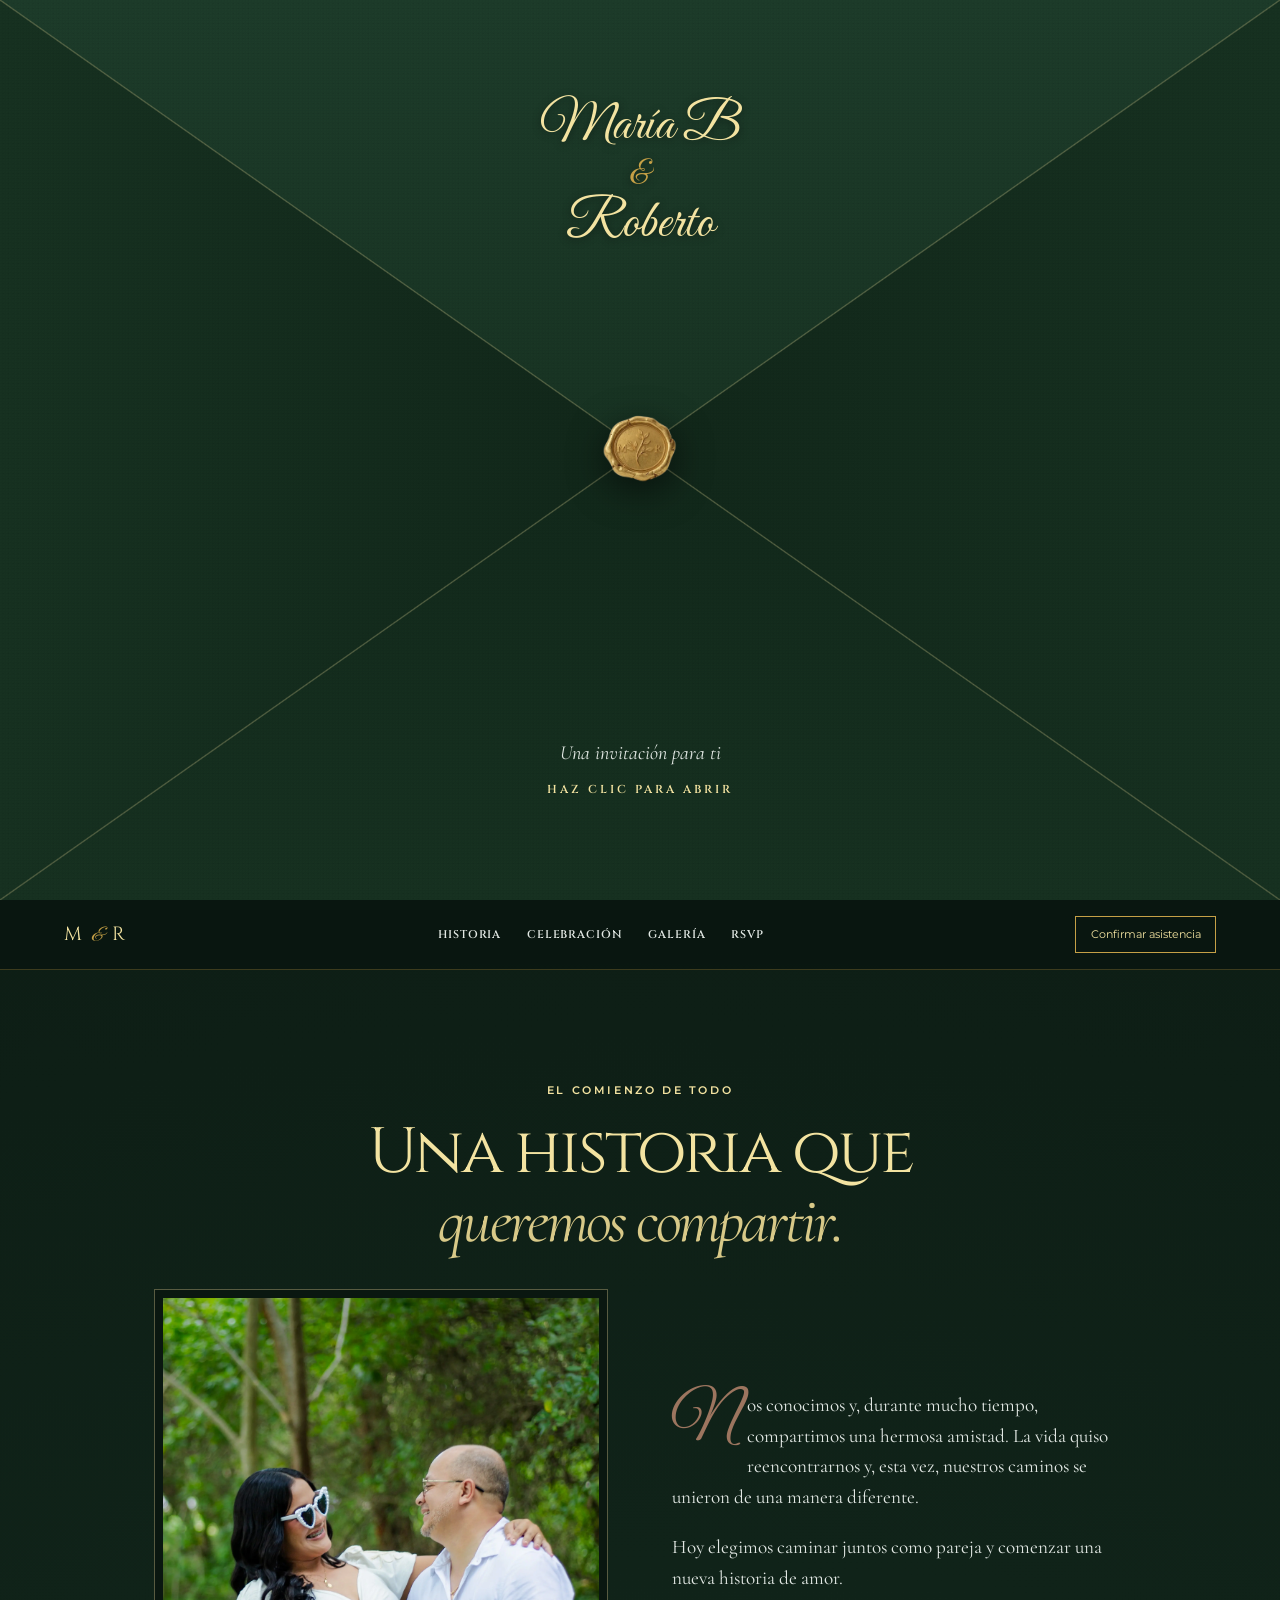
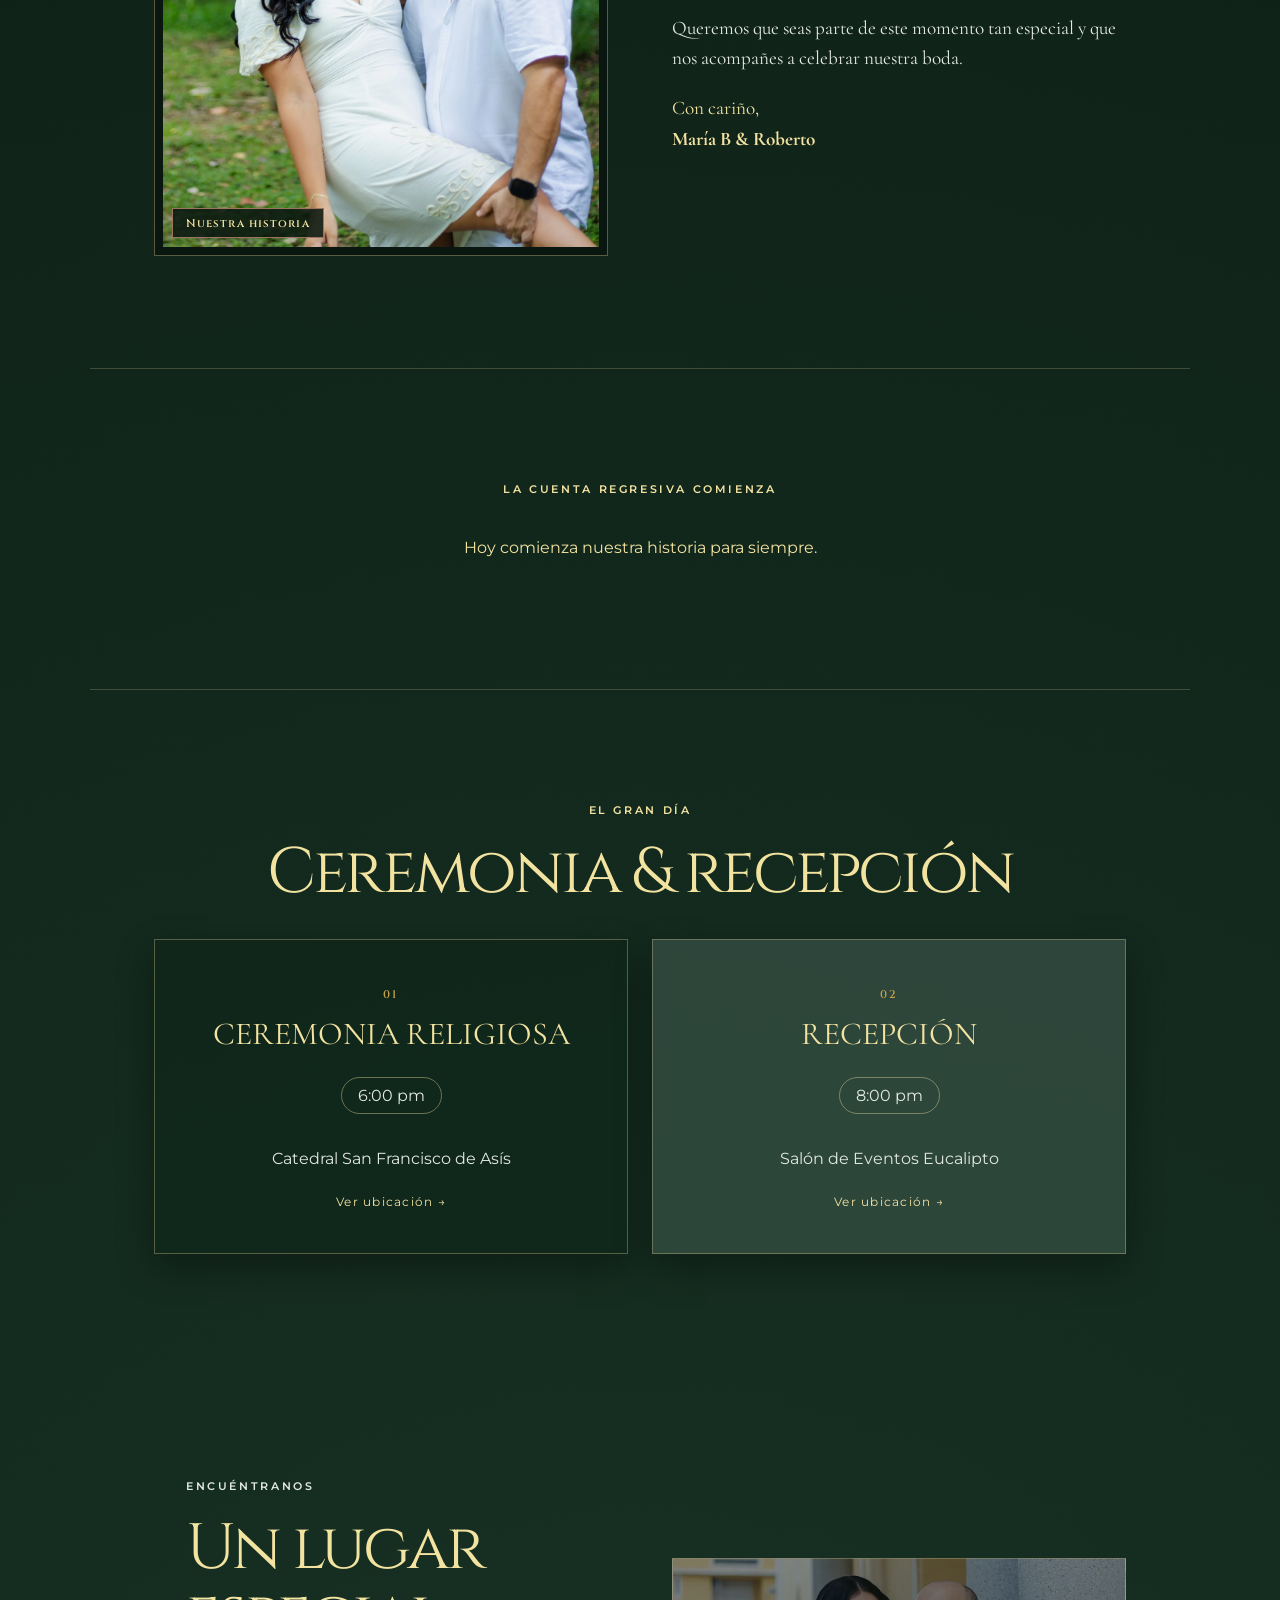
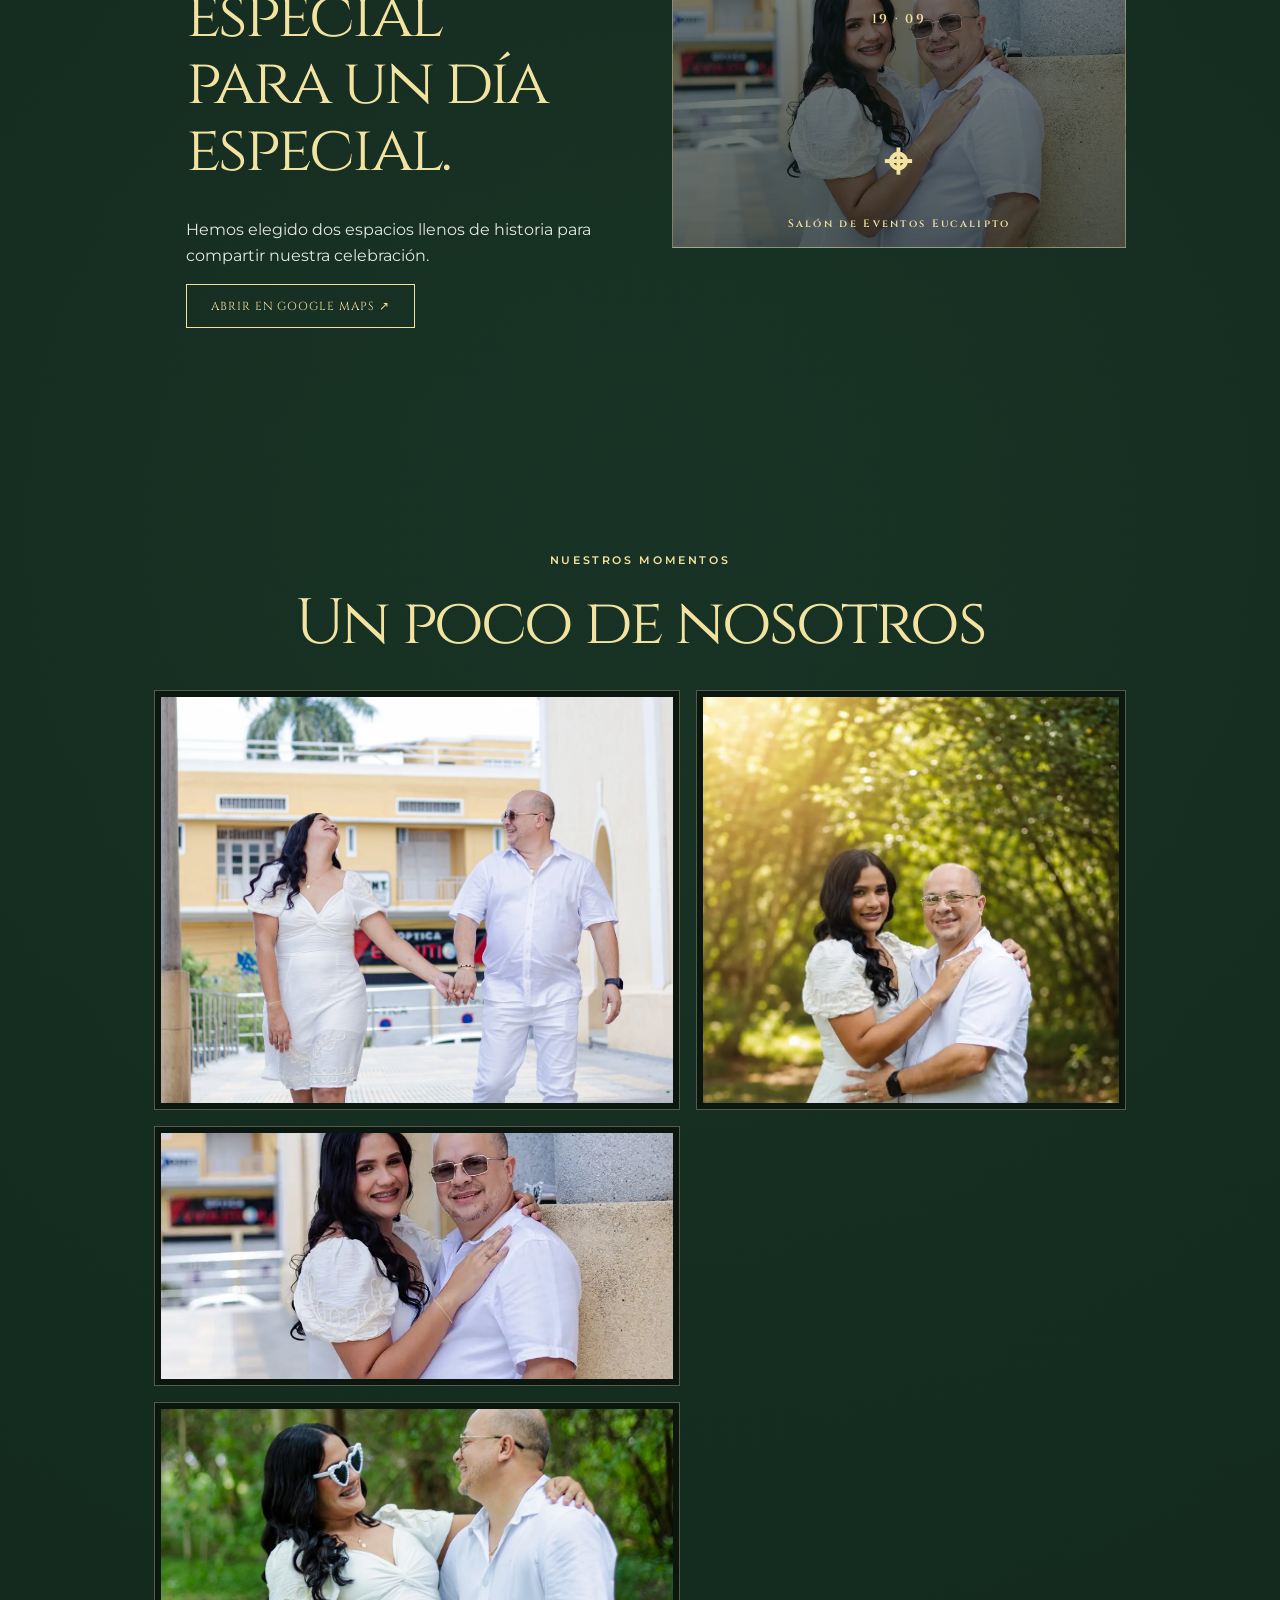
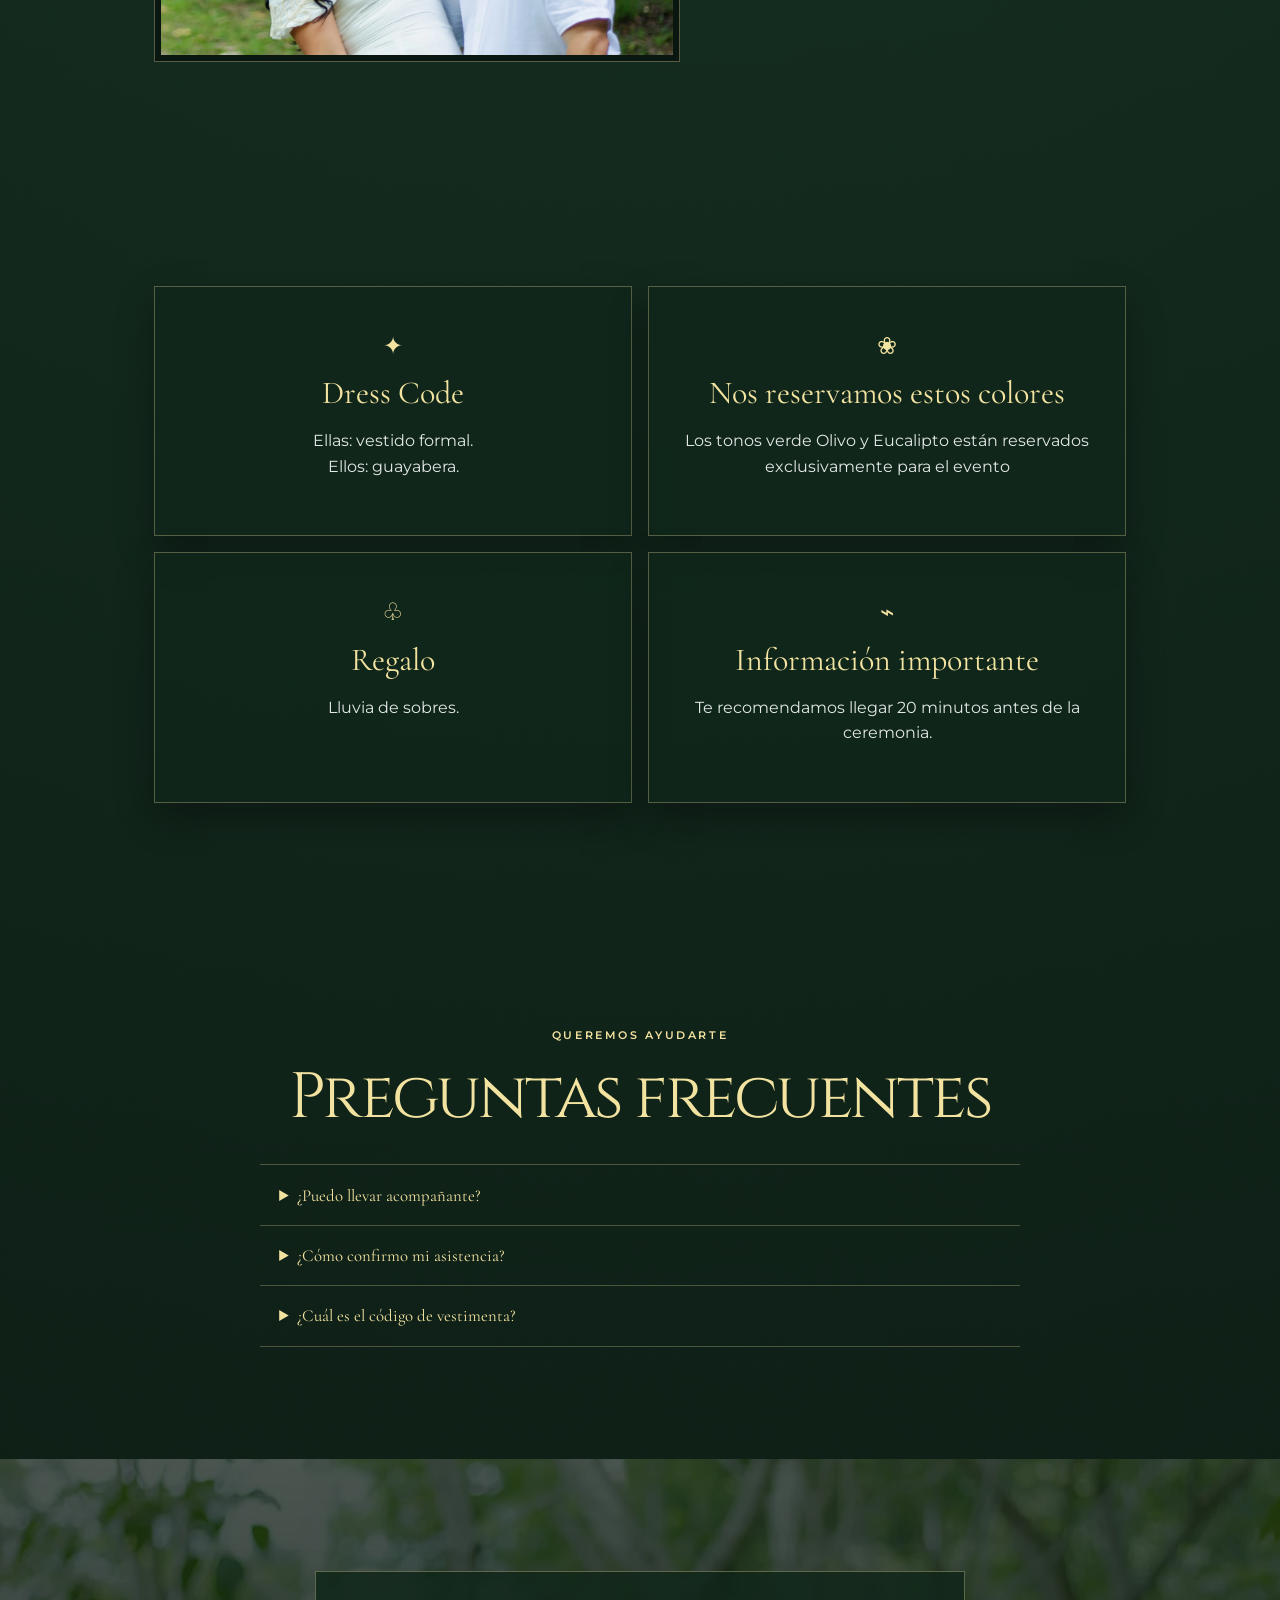
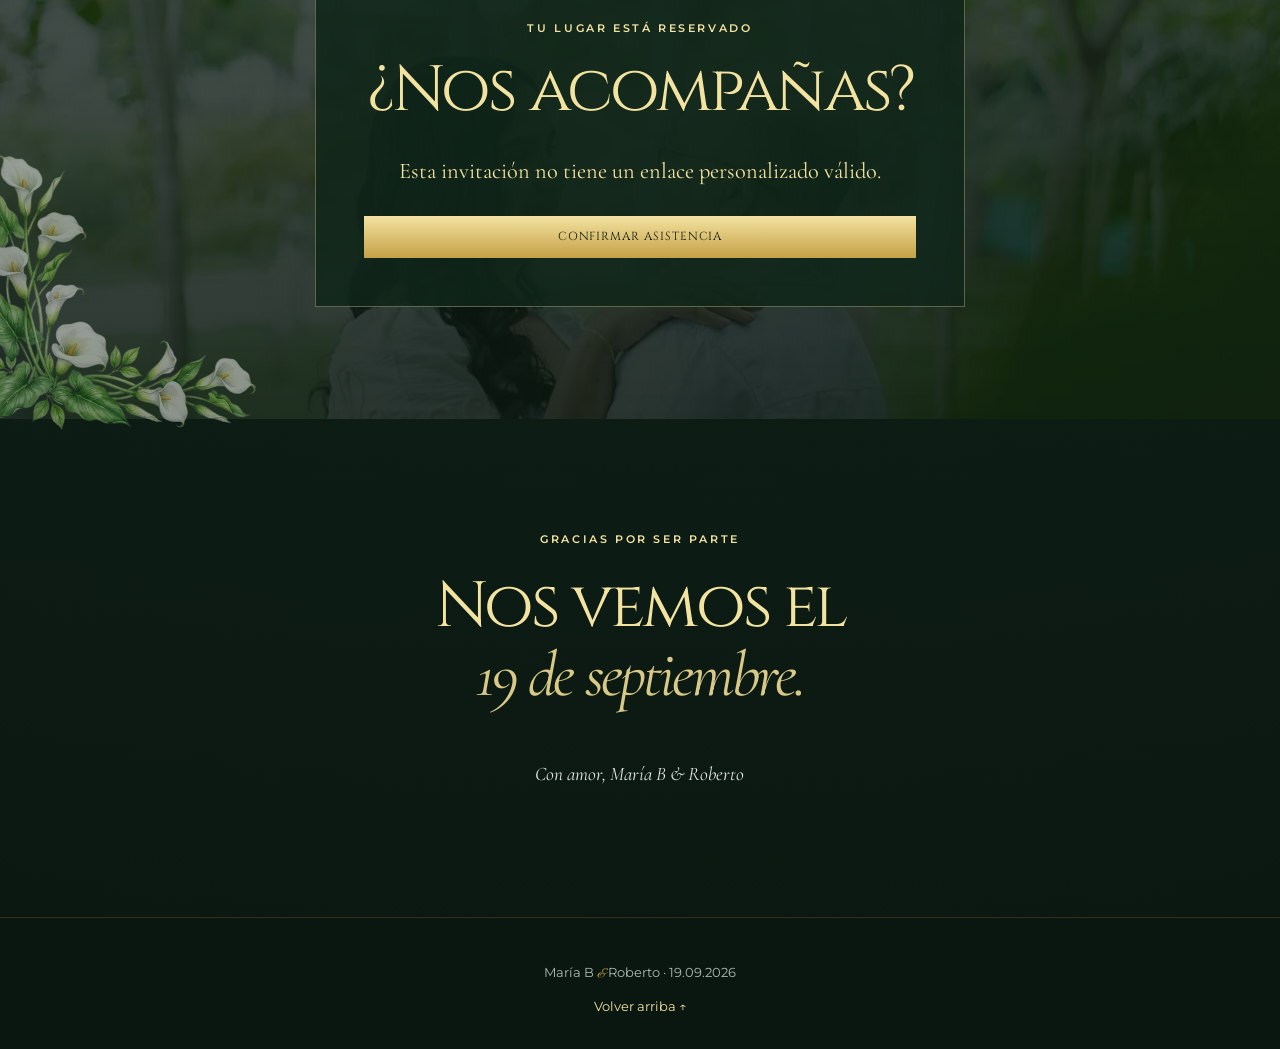
<file: index.html>
<!doctype html>
<html lang="es">
<head>
  <meta charset="UTF-8"><meta name="viewport" content="width=device-width, initial-scale=1.0">
  <meta name="description" content="Invitación de boda de María B y Roberto"><link rel="icon" href="img/icono.png"><title>María B & Roberto · Nuestra boda</title>
  <meta property="og:type" content="website">
  <meta property="og:title" content="María B & Roberto · Nuestra boda">
  <meta property="og:description" content="Invitación de boda de María B y Roberto">
  <meta property="og:image" content="https://mariabyroberto.online/img/vista-previa.webp">
  <meta property="og:url" content="https://mariabyroberto.online/index.html">
  <meta name="twitter:card" content="summary_large_image">
  <meta name="twitter:title" content="María B & Roberto · Nuestra boda">
  <meta name="twitter:description" content="Invitación de boda de María B y Roberto">
  <meta name="twitter:image" content="https://mariabyroberto.online/img/vista-previa.webp">
  <link rel="preconnect" href="https://fonts.googleapis.com"><link rel="preconnect" href="https://fonts.gstatic.com" crossorigin>
  <link href="https://fonts.googleapis.com/css2?family=Cinzel:wght@400;600;700&family=Cormorant+Garamond:ital,wght@0,400;0,600;1,400&family=Great+Vibes&family=Montserrat:wght@300;400;600&family=Alex+Brush&display=swap" rel="stylesheet">
  <link rel="preload" as="image" href="img/foto-02.webp" type="image/webp" fetchpriority="high">
  <link rel="stylesheet" href="css/styles.css">
</head>
<body>
  <div id="sobre-overlay" role="button" tabindex="0" aria-label="Abrir invitación">
    <div class="env-tri env-top"></div><div class="env-tri env-bottom"></div><div class="env-tri env-left"></div><div class="env-tri env-right"></div><div class="env-seams"></div>
    <div class="env-nombres"><span>María B</span><b>&</b><span>Roberto</span></div>
    <div class="env-sello"><img src="img/sello-cera-mr.webp" alt="Sello de María B y Roberto"></div>
    <div class="env-pista"><span>Una invitación para ti</span><strong>Haz clic para abrir</strong></div>
  </div>
  <audio id="wedding-music" loop preload="none" src="music/musica.mp3"></audio>
  <button class="music-toggle" id="music-toggle" aria-label="Reproducir música"><span>♫</span><span id="music-label">Música</span></button>
  <div class="sparkles-bg" aria-hidden="true"></div>
  <div class="content-layer" id="content-layer">
    <header class="hero" id="inicio"><img class="botanical botanical-tl" src="img/botanica-superior-izq.webp" alt=""><img class="botanical botanical-tr" src="img/botanica-superior-der.webp" alt=""><img class="botanical botanical-br" src="img/botanica-inferior-der.webp" alt=""><h1>María B <span>&</span> Roberto</h1><p class="hero-date">19 · 09 · 2026</p><p class="hero-place">¡NOS CASAMOS!</p><a class="button button-dark" href="#historia">Descubrir nuestra historia</a></div><a class="scroll-cue" href="#historia" aria-label="Desplazar hacia abajo">↓</a></header>
    <nav class="nav" aria-label="Navegación principal"><a href="#inicio" class="nav-brand">M <i>&</i> R</a><div class="nav-links"><a href="#historia">Historia</a><a href="#celebracion">Celebración</a><a href="#galeria">Galería</a><a href="#rsvp">RSVP</a></div><a class="nav-cta" href="#rsvp">Confirmar asistencia</a></nav>
    <main>
      <section class="intro section reveal" id="historia"><p class="eyebrow">El comienzo de todo</p><h2>Una historia que<br><em>queremos compartir.</em></h2><div class="story-grid"><div class="story-photo"><img src="img/foto-02.webp" alt="María B y Roberto juntos"><span>Nuestra historia</span></div><div class="story-copy"><p class="dropcap">Nos conocimos y, durante mucho tiempo, compartimos una hermosa amistad. La vida quiso reencontrarnos y, esta vez, nuestros caminos se unieron de una manera diferente.</p><p>Hoy elegimos caminar juntos como pareja y comenzar una nueva historia de amor.</p><p>Queremos que seas parte de este momento tan especial y que nos acompañes a celebrar nuestra boda.</p><p class="signature">Con cariño,<br><strong>María B & Roberto</strong></p></div></div></section>
      <section class="countdown-section section reveal"><p class="eyebrow">La cuenta regresiva comienza</p><div class="countdown" id="countdown"><div><strong data-unit="days">0</strong><span>Días</span></div><i>:</i><div><strong data-unit="hours">00</strong><span>Horas</span></div><i>:</i><div><strong data-unit="minutes">00</strong><span>Minutos</span></div><i>:</i><div><strong data-unit="seconds">00</strong><span>Segundos</span></div></div></section>
      <section class="events section" id="celebracion"><div class="section-heading reveal"><p class="eyebrow">El gran día</p><h2>Ceremonia & recepción</h2></div><div class="event-grid"><article class="event-card reveal"><span class="event-number">01</span><h3>CEREMONIA RELIGIOSA</h3><p class="event-time">6:00 pm</p><p>Catedral San Francisco de Asís</p><a href="#ubicacion">Ver ubicación →</a></article><article class="event-card event-card-accent reveal"><span class="event-number">02</span><h3>RECEPCIÓN</h3><p class="event-time">8:00 pm</p><p>Salón de Eventos Eucalipto</p><a href="#ubicacion">Ver ubicación →</a></article></div></section>
      <section class="location section reveal" id="ubicacion"><div><p class="eyebrow">Encuéntranos</p><h2>Un lugar especial<br>para un día especial.</h2><p>Hemos elegido dos espacios llenos de historia para compartir nuestra celebración.</p><a class="button button-outline" href="https://maps.google.com/?q=Catedral+de+San+Francisco+de+Asis" target="_blank" rel="noreferrer">Abrir en Google Maps ↗</a></div><div class="map-card"><span>19 · 09</span><div class="map-pin">⌖</div><small>Salón de Eventos Eucalipto</small></div></section>
      <section class="gallery section" id="galeria"><div class="section-heading reveal"><p class="eyebrow">Nuestros momentos</p><h2>Un poco de nosotros</h2></div><div class="gallery-grid"><img class="wide reveal" loading="lazy" decoding="async" src="img/foto-6.webp" alt="Momento de la pareja"><img class="tall reveal" loading="lazy" decoding="async" src="img/foto-03.webp" alt="Retrato de la pareja"><img class="soft reveal" loading="lazy" decoding="async" src="img/foto-04.webp" alt="Recuerdo de María B y Roberto"><img class="wide reveal" loading="lazy" decoding="async" src="img/foto-02.webp" alt="La novia con sus damas"></div></section>
      <section class="details section reveal">
        <div class="detail">
          <span class="detail-icon">✦</span>
          <h3>Dress Code</h3>
          <p>Ellas: vestido formal.<br>Ellos: guayabera.</p>
        </div>
        <div class="detail">
          <span class="detail-icon">❀</span>
          <h3>Nos reservamos estos colores</h3>
          <p>Los tonos verde Olivo y Eucalipto están reservados exclusivamente para el evento</p>
        </div>
        <div class="detail">
          <span class="detail-icon">♧</span>
          <h3>Regalo</h3>
          <p>Lluvia de sobres.</p>
        </div>
        <div class="detail">
          <span class="detail-icon">⌁</span>
          <h3>Información importante</h3>
          <p>Te recomendamos llegar 20 minutos antes de la ceremonia.</p>
        </div>
      </section>
      <section class="faq section reveal"><div class="section-heading"><p class="eyebrow">Queremos ayudarte</p><h2>Preguntas frecuentes</h2></div><div class="faq-list"><details><summary>¿Puedo llevar acompañante?</summary><p>Tu invitación indicará el número de lugares reservados. Si tienes dudas, escríbenos.</p></details><details><summary>¿Cómo confirmo mi asistencia?</summary><p>Usa el botón "Confirmar asistencia" más abajo e indica cuántos de tus cupos asignados usarás.</p></details><details><summary>¿Cuál es el código de vestimenta?</summary><p>Vestido formal para ellas y guayabera para ellos.</p></details></div></section>
      <section class="rsvp section reveal" id="rsvp"><img class="botanical botanical-bl" src="img/botanica-inferior-izq.webp" alt=""><div class="rsvp-inner">
        <p class="eyebrow">Tu lugar está reservado</p><h2>¿Nos acompañas?</h2>
        <div id="rsvp-info" class="rsvp-info">
          <p id="rsvp-guest-name">Cargando invitación…</p>
          <p id="rsvp-cupos"></p>
          <p id="rsvp-estado" hidden></p>
        </div>
        <button id="btn-abrir-rsvp" class="button button-dark" hidden>Confirmar asistencia</button>
      </div></section>
      <section class="thanks section reveal"><p class="eyebrow">Gracias por ser parte</p><h2>Nos vemos el<br><em>19 de septiembre.</em></h2><p>Con amor, María B & Roberto</p></section>
    </main><footer><p>María B <i>&</i> Roberto · 19.09.2026</p><a href="#inicio">Volver arriba ↑</a></footer>
  </div>

  <div class="modal-overlay" id="rsvp-modal" hidden>
    <div class="modal-box">
      <button class="modal-close" id="modal-close" aria-label="Cerrar">×</button>
      <p class="eyebrow">Confirmación</p>
      <h3>¿Nos acompañas?</h3>
      <form id="rsvp-form">
        <label>¿Asistirás?
          <select name="asistencia" id="rsvp-asistencia" required>
            <option value="">Selecciona una opción</option>
            <option value="Si">Sí, con mucho gusto ahí estaré</option>
            <option value="No">Lo siento, no podré asistir</option>
          </select>
        </label>
        <div id="cupos-wrap">
          <label>¿Cuántos de tus <span id="cupos-max">0</span> cupos asignados usarás?
            <input type="number" name="cuposUsados" id="rsvp-cupos-input" min="1" value="1">
          </label>
        </div>
        <label>Mensaje (opcional)
          <textarea name="mensaje" rows="3" placeholder="Déjanos un mensaje"></textarea>
        </label>
        <button class="button button-dark" type="submit">Enviar confirmación</button>
        <p class="form-status" id="form-status" role="status"></p>
      </form>
    </div>
  </div>

  <script src="js/config.js" defer></script>
  <script src="js/main.js" defer></script>
</body></html>
</file>
<file: css/styles.css>
@import url('https://fonts.googleapis.com/css2?family=Cinzel:wght@400;600;700&family=Cormorant+Garamond:ital,wght@0,400;0,600;1,400&family=Great+Vibes&family=Montserrat:wght@300;400;600&family=Alex+Brush&display=swap');

:root {
    --deep: #0a1710;
    --emerald: #132a1e;
    --glass: #10261bcc;
    --gold: #c5a046;
    --gold-light: #f3e3a1;
    --soft: #e2e8e4;
    --paper: #f6f3ed;
    --sage: #a7b5a5;
    --terracotta: #9c755f;
    --serif: 'Cormorant Garamond', Georgia, serif;
    --display: 'Cinzel', serif;
    --script: 'Great Vibes', cursive;
    --sans: 'Montserrat', Arial, sans-serif
}

* {
    box-sizing: border-box
}

html {
    scroll-behavior: smooth
}

body {
    margin: 0;
    background: radial-gradient(circle at center, #183325 0%, var(--deep) 100%);
    color: #fff;
    font-family: var(--sans);
    line-height: 1.6;
    overflow-x: hidden
}

a {
    color: inherit;
    text-decoration: none
}

img {
    display: block;
    max-width: 100%
}

.sparkles-bg {
    position: fixed;
    inset: 0;
    background-image: radial-gradient(circle, rgba(243, 227, 161, .12) 1px, transparent 1px), radial-gradient(circle, rgba(243, 227, 161, .06) 1.5px, transparent 1px);
    background-size: 80px 80px, 120px 120px;
    background-position: 0 0, 40px 40px;
    pointer-events: none;
    z-index: 1
}

.content-layer {
    position: relative;
    z-index: 2;
    opacity: 0;
    transform: scale(1.03);
    filter: blur(6px);
    transition: opacity 1.4s ease, transform 1.6s cubic-bezier(.22, 1, .36, 1), filter 1.4s ease
}

.content-layer.revelado {
    opacity: 1;
    transform: scale(1);
    filter: blur(0)
}

#sobre-overlay {
    position: fixed;
    inset: 0;
    z-index: 99999;
    cursor: pointer;
    overflow: hidden;
    background: radial-gradient(ellipse at 50% 45%, rgba(20, 45, 30, 0) 45%, rgba(0, 0, 0, .35) 100%), #163020;
    transition: opacity .9s ease, visibility .9s ease
}

#sobre-overlay::after {
    content: '';
    position: absolute;
    inset: 0;
    z-index: 6;
    opacity: .35;
    pointer-events: none;
    background-image: radial-gradient(circle at 25% 35%, rgba(243, 227, 161, .1) .5px, transparent 1px), radial-gradient(circle at 65% 70%, rgba(0, 0, 0, .25) .5px, transparent 1px);
    background-size: 3px 3px, 5px 5px;
    mix-blend-mode: overlay
}

.env-tri {
    position: absolute;
    inset: 0;
    display: block;
    transition: transform 1.2s cubic-bezier(.34, .02, .2, 1), opacity 1.1s ease;
    will-change: transform, opacity
}

.env-top {
    clip-path: polygon(0 0, 100% 0, 50% 50%);
    background: linear-gradient(180deg, #1c3a29 0%, #163020 62%, #102619 100%);
    filter: drop-shadow(0 5px 8px #0006);
    z-index: 4
}

.env-bottom {
    clip-path: polygon(0 100%, 100% 100%, 50% 50%);
    background: linear-gradient(0deg, #163020 0%, #102619 55%, #0b1c12 100%);
    z-index: 3
}

.env-left {
    clip-path: polygon(0 0, 50% 50%, 0 100%);
    background: linear-gradient(90deg, #163020, #0b1c12);
    z-index: 2
}

.env-right {
    clip-path: polygon(100% 0, 50% 50%, 100% 100%);
    background: linear-gradient(270deg, #163020, #0b1c12);
    z-index: 2
}

.env-seams {
    position: absolute;
    inset: 0;
    z-index: 5;
    background: linear-gradient(to bottom right, transparent calc(50% - 1.2px), #f3e3a14a 50%, transparent calc(50% + 1.2px)), linear-gradient(to bottom left, transparent calc(50% - 1.2px), #f3e3a14a 50%, transparent calc(50% + 1.2px));
    transition: opacity .6s
}

.env-nombres {
    position: absolute;
    top: 11%;
    left: 0;
    right: 0;
    z-index: 5;
    text-align: center;
    font: 1.1rem/1 var(--script);
    color: var(--gold-light);
    text-shadow: 0 2px 8px #0006
}

.env-nombres span {
    display: block;
    font-size: clamp(2.4rem, 6.5vw, 3.4rem)
}

.env-nombres b {
    display: block;
    font: 2rem var(--script);
    color: var(--gold);
    margin: 2px 0
}

.env-sello {
    position: absolute;
    top: 50%;
    left: 50%;
    width: 138px;
    height: 138px;
    transform: translate(-50%, -50%);
    z-index: 7;
    filter: drop-shadow(0 10px 18px #0008);
    transition: transform .6s, opacity .5s
}

.env-sello img {
    width: 100%;
    height: 100%;
    object-fit: contain
}

.env-pista {
    position: absolute;
    bottom: 11%;
    left: 0;
    right: 0;
    text-align: center;
    z-index: 5;
    color: var(--soft)
}

.env-pista span {
    display: block;
    font: italic 1.25rem var(--serif);
    margin-bottom: 10px
}

.env-pista strong {
    font: 600 .72rem var(--display);
    letter-spacing: 3px;
    text-transform: uppercase;
    color: var(--gold-light)
}

#sobre-overlay.abierto {
    opacity: 0;
    visibility: hidden;
    pointer-events: none
}

.abierto .env-top {
    transform: translateY(-105%);
    opacity: 0
}

.abierto .env-bottom {
    transform: translateY(105%);
    opacity: 0
}

.abierto .env-left {
    transform: translateX(-105%);
    opacity: 0
}

.abierto .env-right {
    transform: translateX(105%);
    opacity: 0
}

.abierto .env-sello,
.abierto .env-nombres {
    transform: translate(-50%, -50%) scale(.7);
    opacity: 0
}

.abierto .env-nombres {
    transform: translateY(-25px);
    opacity: 0
}

.hero {
    min-height: 100vh;
    display: grid;
    place-items: center;
    text-align: center;
    position: relative;
    overflow: hidden;
    background: linear-gradient(#0a171099, #0a1710cc), url('../img/foto-02.webp') center/cover no-repeat;
    padding: 20px
}

.hero-content {
    position: relative;
    z-index: 1;
    padding: 5rem 1.5rem
}

.eyebrow {
    text-transform: uppercase;
    letter-spacing: .24em;
    font-size: .68rem;
    color: var(--gold-light);
    font-weight: 600;
    margin: 0 0 1.3rem
}

.hero h1 {
    font: 400 clamp(3.8rem, 10vw, 7rem)/.95 var(--script);
    letter-spacing: .01em;
    margin: 1.3rem 0;
    color: var(--gold-light);
    text-shadow: 0 4px 15px #0009
}

.hero h1 span {
    font-family: 'Alex Brush', var(--script);
    color: #fff
}

.hero-date {
    font: 1rem var(--display);
    letter-spacing: .2em;
    border-top: 1px solid #c5a04699;
    border-bottom: 1px solid #c5a04699;
    padding: 10px 35px;
    display: inline-block
}

.hero-place {
    font: italic 1.15rem var(--serif);
    color: var(--soft)
}

.wax-seal {
    width: 82px;
    height: 82px;
    margin: auto
}

.wax-seal img {
    width: 100%;
    height: 100%;
    object-fit: contain
}

.botanical {
    position: absolute;
    width: min(27vw, 300px);
    opacity: .72;
    pointer-events: none
}

.botanical-tl {
    top: -20px;
    left: -20px
}

.botanical-tr {
    top: -20px;
    right: -20px
}

.botanical-br {
    right: -30px;
    bottom: -40px
}

.botanical-bl {
    bottom: -20px;
    left: -30px;
    opacity: .5
}

.button {
    display: inline-block;
    padding: .85rem 1.5rem;
    border: 1px solid var(--gold-light);
    font: .73rem var(--display);
    letter-spacing: .08em;
    text-transform: uppercase;
    cursor: pointer;
    transition: .25s
}

.button-dark {
    background: linear-gradient(#f3e3a1, #c5a046);
    color: var(--deep);
    border: 0
}

.button-outline {
    background: transparent;
    color: var(--gold-light)
}

.button:hover {
    transform: translateY(-2px);
    filter: brightness(1.1)
}

.button[disabled] {
    opacity: .6;
    cursor: not-allowed;
    transform: none
}

.scroll-cue {
    position: absolute;
    bottom: 1.6rem;
    font-size: 1.5rem;
    color: var(--gold-light);
    animation: bounce 2s infinite
}

@keyframes bounce {
    40% {
        transform: translateY(-10px)
    }

    60% {
        transform: translateY(-5px)
    }
}

.nav {
    position: sticky;
    top: 0;
    z-index: 10;
    background: #0a1710eF;
    border-bottom: 1px solid #c5a04644;
    backdrop-filter: blur(12px);
    display: flex;
    align-items: center;
    justify-content: space-between;
    padding: 1rem 5vw;
    color: var(--soft)
}

.nav-brand {
    font: 1.2rem var(--display);
    color: var(--gold-light);
    letter-spacing: .1em
}

.nav-brand i,
footer i {
    font-family: var(--script);
    color: var(--gold)
}

.nav-links {
    display: flex;
    gap: 1.6rem;
    font: 600 .7rem var(--display);
    letter-spacing: .08em;
    text-transform: uppercase
}

.nav-links a:hover,
.nav-cta:hover {
    color: var(--gold-light)
}

.nav-cta {
    border: 1px solid var(--gold);
    padding: .55rem .9rem;
    font-size: .68rem;
    color: var(--gold-light)
}

.section {
    max-width: 1100px;
    margin: auto;
    padding: 7rem 5vw;
    text-align: center
}

.section h2 {
    font: 400 clamp(2.5rem, 5vw, 4.6rem)/1.05 var(--display);
    letter-spacing: -.045em;
    color: var(--gold-light);
    margin: .3rem 0 2rem
}

.section h2 em {
    font-family: var(--serif);
    font-style: italic;
    color: #d8c988
}

.story-grid,
.location {
    display: grid;
    grid-template-columns: 1fr 1fr;
    gap: 4rem;
    align-items: center
}

.story-photo {
    position: relative
}

.story-photo img {
    width: 100%;
    aspect-ratio: 4/5;
    object-fit: cover;
    border: 1px solid #f3e3a155;
    padding: 8px;
    background: #0a1710
}

.story-photo span {
    position: absolute;
    bottom: 18px;
    left: 18px;
    background: #0a1710dd;
    color: var(--gold-light);
    padding: .4rem .8rem;
    font: 600 .7rem var(--display);
    letter-spacing: .1em;
    border: 1px solid var(--terracotta)
}

.story-copy {
    text-align: left;
    color: var(--soft);
    font: 1.2rem/1.6 var(--serif)
}

.dropcap:first-letter {
    float: left;
    font: 4rem/1 var(--script);
    color: var(--terracotta);
    padding-right: 8px
}

.signature {
    color: var(--gold-light)
}

.countdown-section {
    border-top: 1px solid #f3e3a133;
    border-bottom: 1px solid #f3e3a133
}

.countdown {
    display: flex;
    justify-content: center;
    align-items: center;
    gap: 1rem;
    color: var(--gold-light)
}

.countdown div {
    min-width: 80px
}

.countdown strong {
    display: block;
    font: 700 2.5rem var(--display)
}

.countdown span {
    font-size: .62rem;
    text-transform: uppercase;
    letter-spacing: .1em;
    color: var(--soft)
}

.countdown i {
    font: 2rem var(--serif);
    color: var(--gold)
}

.event-grid {
    display: grid;
    grid-template-columns: repeat(2, 1fr);
    gap: 1.5rem
}

.event-card,
.detail {
    background: var(--glass);
    border: 1px solid #f3e3a14d;
    padding: 2.5rem 1.5rem;
    box-shadow: 0 15px 35px #0005
}

.event-card-accent {
    background: #344d42cc
}

.event-number {
    font: 600 .7rem var(--display);
    color: var(--gold);
    letter-spacing: .2em
}

.event-card h3,
.detail h3 {
    font: 2rem var(--serif);
    color: var(--gold-light);
    margin: .5rem
}

.event-time {
    display: inline-block;
    border: 1px solid #f3e3a166;
    border-radius: 20px;
    padding: .3rem 1rem;
    color: var(--gold-light)
}

.event-card p,
.detail p,
.location p {
    color: var(--soft)
}

.event-card a,
.detail a {
    color: var(--gold-light);
    font-size: .78rem;
    letter-spacing: .1em
}

.location {
    text-align: left
}

.location>div:first-child {
    padding-left: 2rem
}

.map-card {
    min-height: 290px;
    display: grid;
    place-items: center;
    background: linear-gradient(#0a171077, #0a1710aa), url('../img/foto-04.webp') center/cover;
    border: 1px solid #f3e3a155;
    position: relative;
    color: var(--gold-light);
    font: 600 .8rem var(--display);
    letter-spacing: .18em
}

.map-pin {
    font-size: 3rem;
    color: var(--gold-light)
}

.map-card small {
    position: absolute;
    bottom: 1rem
}

.gallery-grid {
    display: grid;
    grid-template-columns: 1.1fr .9fr;
    gap: 1rem
}

.gallery-grid img {
    width: 100%;
    height: 260px;
    object-fit: cover;
    border: 1px solid #f3e3a155;
    padding: 6px;
    background: #0a1710
}

.gallery-grid .tall {
    height: 420px;
    grid-row: span 2
}

.gallery-grid .wide:first-child {
    height: 420px
}

.details {
    display: grid;
    grid-template-columns: repeat(2, 1fr);
    gap: 1rem
}

.detail-icon {
    font-size: 1.5rem;
    color: var(--gold-light)
}

.faq-list {
    max-width: 760px;
    margin: auto;
    text-align: left
}

.faq-list details {
    border-top: 1px solid #f3e3a144;
    padding: 1.2rem;
    color: var(--soft)
}

.faq-list details:last-child {
    border-bottom: 1px solid #f3e3a144
}

.faq-list summary {
    cursor: pointer;
    color: var(--gold-light);
    font: 1.05rem var(--serif)
}

.rsvp {
    max-width: none;
    position: relative;
    background: linear-gradient(#0a1710bb, #0a1710dd), url('../img/foto-05.webp') center/cover
}

.rsvp-inner {
    max-width: 650px;
    margin: auto;
    padding: 3rem;
    background: #102619d9;
    border: 1px solid #f3e3a155
}

.rsvp-info {
    margin: 1.5rem 0;
    color: var(--soft);
    font: 1.1rem var(--serif)
}

.rsvp-info #rsvp-guest-name {
    color: var(--gold-light);
    font-size: 1.4rem
}

.rsvp-info #rsvp-estado {
    color: #d8c988;
    font-style: italic
}

.rsvp form {
    max-width: 520px;
    margin: 2rem auto 0;
    text-align: left
}

.rsvp label {
    display: block;
    margin-bottom: 1rem;
    color: var(--gold-light);
    font: 600 .72rem var(--display);
    letter-spacing: .08em
}

.rsvp input,
.rsvp select,
.rsvp textarea {
    width: 100%;
    margin-top: .4rem;
    padding: .8rem;
    background: #0a1710cc;
    border: 1px solid #f3e3a144;
    color: #fff;
    font: 1rem var(--serif)
}

.rsvp button {
    width: 100%;
    margin-top: .5rem
}

.rsvp button[disabled] {
    opacity: .65;
    cursor: not-allowed
}

.form-status {
    color: var(--gold-light);
    text-align: center
}

.thanks {
    min-height: 420px;
    display: grid;
    place-content: center
}

.thanks p:last-child {
    color: var(--soft);
    font: italic 1.2rem var(--serif)
}

footer {
    padding: 2rem 5vw;
    text-align: center;
    background: var(--deep);
    border-top: 1px solid #c5a04633;
    color: #aebbb1;
    font-size: .8rem
}

footer a {
    color: var(--gold-light)
}

.music-toggle {
    position: fixed;
    right: 1rem;
    bottom: 1rem;
    z-index: 20;
    border: 1px solid #f3e3a188;
    background: #102619e8;
    color: var(--gold-light);
    padding: .65rem .8rem;
    display: flex;
    gap: .45rem;
    align-items: center;
    cursor: pointer;
    font: 600 .65rem var(--display);
    letter-spacing: .08em
}

.music-toggle.is-playing span:first-child {
    animation: spin 3s linear infinite
}

@keyframes spin {
    to {
        transform: rotate(360deg)
    }
}

.reveal {
    opacity: 0;
    transform: translateY(22px);
    transition: opacity .8s ease, transform .8s ease
}

.reveal.visible {
    opacity: 1;
    transform: none
}

/* ---- Modal RSVP ---- */
.modal-overlay {
    position: fixed;
    inset: 0;
    z-index: 9999;
    background: #05100acc;
    display: flex;
    align-items: center;
    justify-content: center;
    padding: 1.2rem
}

.modal-overlay[hidden] {
    display: none
}

.modal-box {
    position: relative;
    width: 100%;
    max-width: 460px;
    max-height: 90vh;
    overflow-y: auto;
    background: #102619;
    border: 1px solid #f3e3a155;
    padding: 2.2rem 1.8rem;
    box-shadow: 0 25px 60px #000a
}

.modal-box h3 {
    font: 400 2rem var(--display);
    color: var(--gold-light);
    margin: .2rem 0 1.4rem
}

.modal-close {
    position: absolute;
    top: .8rem;
    right: 1rem;
    background: none;
    border: 0;
    color: var(--gold-light);
    font-size: 1.6rem;
    cursor: pointer;
    line-height: 1
}

.modal-box form label {
    display: block;
    margin-bottom: 1rem;
    color: var(--gold-light);
    font: 600 .72rem var(--display);
    letter-spacing: .08em
}

.modal-box input,
.modal-box select,
.modal-box textarea {
    width: 100%;
    margin-top: .4rem;
    padding: .8rem;
    background: #0a1710cc;
    border: 1px solid #f3e3a144;
    color: #fff;
    font: 1rem var(--serif)
}

.modal-box button[type="submit"] {
    width: 100%;
    margin-top: .5rem
}

/* ---- Panel admin ---- */
.admin-wrap {
    max-width: 1100px;
    margin: 2rem auto;
    padding: 0 1.2rem;
    color: var(--soft);
    font-family: var(--sans)
}

.admin-card {
    background: var(--glass);
    border: 1px solid #f3e3a14d;
    padding: 1.8rem;
    margin-bottom: 2rem
}

.admin-card h1,
.admin-card h2 {
    font: 400 1.8rem var(--display);
    color: var(--gold-light);
    margin: 0 0 1.2rem
}

.admin-form {
    display: grid;
    gap: .9rem;
    grid-template-columns: 2fr 1fr auto;
    align-items: end
}

.admin-form label {
    display: flex;
    flex-direction: column;
    gap: .35rem;
    font: 600 .7rem var(--display);
    letter-spacing: .06em;
    color: var(--gold-light)
}

.admin-form input {
    padding: .7rem;
    background: #0a1710cc;
    border: 1px solid #f3e3a144;
    color: #fff;
    font: 1rem var(--serif)
}

.admin-table {
    width: 100%;
    border-collapse: collapse;
    font: .95rem var(--serif)
}

.admin-table th,
.admin-table td {
    border-bottom: 1px solid #f3e3a133;
    padding: .6rem .5rem;
    text-align: left
}

.admin-table th {
    color: var(--gold-light);
    font: 600 .68rem var(--display);
    letter-spacing: .06em;
    text-transform: uppercase
}

.badge {
    padding: .2rem .6rem;
    border-radius: 20px;
    font: 600 .68rem var(--display);
    letter-spacing: .04em
}

.badge-si {
    background: #2e5b3f;
    color: #c8f0d3
}

.badge-no {
    background: #5b2e2e;
    color: #f0c8c8
}

.badge-pendiente {
    background: #4d4530;
    color: #f0e2c8
}

.link-copy {
    display: flex;
    gap: .4rem;
    align-items: center;
    flex-wrap: wrap
}

.link-copy input {
    flex: 1;
    padding: .4rem;
    background: #0a1710cc;
    border: 1px solid #f3e3a144;
    color: #cfe0d6;
    font-size: .8rem
}

.link-copy button,
.btn-del {
    border: 1px solid var(--gold-light);
    background: transparent;
    color: var(--gold-light);
    padding: .35rem .6rem;
    cursor: pointer;
    font: 600 .65rem var(--display)
}

.btn-del {
    border-color: #c98484;
    color: #f0c8c8
}

.admin-login {
    max-width: 380px;
    margin: 4rem auto;
    text-align: center
}

.admin-login input {
    width: 100%;
    padding: .8rem;
    margin: 1rem 0;
    background: #0a1710cc;
    border: 1px solid #f3e3a144;
    color: #fff
}

/* ---- Header del panel con acciones ---- */
.admin-header {
    display: flex;
    align-items: flex-start;
    justify-content: space-between;
    gap: 1rem;
    margin-bottom: 1.5rem;
    flex-wrap: wrap
}

.admin-header h1 {
    font: 400 1.8rem var(--display);
    color: var(--gold-light);
    margin: 0
}

.admin-subtitle {
    font: italic .95rem var(--serif);
    color: var(--soft);
    margin: .3rem 0 0
}

.admin-header-actions {
    display: flex;
    gap: .6rem;
    flex-wrap: wrap
}

.admin-header-actions .button {
    font-size: .62rem;
    padding: .6rem 1rem
}

/* ---- Tarjetas de estadísticas ---- */
.stats-grid {
    display: grid;
    grid-template-columns: repeat(5, 1fr);
    gap: 1rem;
    margin-bottom: 2rem
}

.stat-card {
    background: var(--glass);
    border: 1px solid #f3e3a14d;
    padding: 1.3rem 1rem;
    text-align: center
}

.stat-value {
    display: block;
    font: 700 2rem var(--display);
    color: var(--gold-light)
}

.stat-label {
    display: block;
    font: 600 .62rem var(--sans);
    letter-spacing: .05em;
    text-transform: uppercase;
    color: var(--soft);
    margin-top: .35rem
}

.stat-card.stat-si .stat-value {
    color: #8fd6a6
}

.stat-card.stat-no .stat-value {
    color: #e3a1a1
}

.stat-card.stat-pendiente .stat-value {
    color: #e3d3a1
}

/* ---- Barra de búsqueda y filtros ---- */
.table-toolbar {
    display: flex;
    flex-wrap: wrap;
    gap: .8rem;
    align-items: center;
    margin-bottom: 1.2rem
}

#buscar-invitado {
    flex: 1;
    min-width: 200px;
    padding: .7rem .9rem;
    background: #0a1710cc;
    border: 1px solid #f3e3a144;
    color: #fff;
    font: 1rem var(--serif)
}

.filter-chips {
    display: flex;
    gap: .4rem;
    flex-wrap: wrap
}

.filter-chip {
    padding: .5rem .9rem;
    background: transparent;
    border: 1px solid #f3e3a144;
    color: var(--soft);
    cursor: pointer;
    font: 600 .62rem var(--display);
    letter-spacing: .04em;
    border-radius: 20px;
    white-space: nowrap
}

.filter-chip.active {
    background: linear-gradient(#f3e3a1, #c5a046);
    color: var(--deep);
    border-color: transparent
}

/* ---- Importación masiva ---- */
#import-textarea {
    width: 100%;
    padding: .8rem;
    background: #0a1710cc;
    border: 1px solid #f3e3a144;
    color: #fff;
    font: 1rem var(--serif);
    margin: .8rem 0;
    resize: vertical;
    font-family: var(--sans)
}

.import-lista {
    display: flex;
    flex-direction: column;
    gap: .5rem;
    margin-top: .6rem
}

.import-item {
    display: flex;
    gap: .5rem;
    align-items: center;
    flex-wrap: wrap;
    font-size: .85rem;
    color: var(--soft)
}

.import-item input {
    flex: 1;
    min-width: 160px;
    padding: .4rem;
    background: #0a1710cc;
    border: 1px solid #f3e3a144;
    color: #cfe0d6;
    font-size: .8rem
}

.btn-share {
    border: 1px solid var(--gold-light);
    background: transparent;
    color: var(--gold-light);
    padding: .35rem .6rem;
    cursor: pointer;
    font: 600 .65rem var(--display)
}

.import-tabs {
    display: flex;
    gap: .5rem;
    margin-bottom: 1rem
}

.import-tab {
    flex: 1;
    padding: .6rem;
    background: transparent;
    border: 1px solid #f3e3a144;
    color: var(--soft);
    cursor: pointer;
    font: 600 .7rem var(--display);
    letter-spacing: .05em
}

.import-tab.active {
    background: linear-gradient(#f3e3a1, #c5a046);
    color: var(--deep);
    border-color: transparent
}

.import-panel {
    margin-bottom: 1rem
}

#import-file {
    width: 100%;
    padding: .7rem;
    background: #0a1710cc;
    border: 1px solid #f3e3a144;
    color: #fff;
    margin: .6rem 0;
    font-family: var(--sans);
    font-size: .85rem
}

.import-preview-lista {
    max-height: 220px;
    overflow-y: auto
}

@media(max-width:700px) {
    .nav {
        padding: .8rem 1rem
    }

    .nav-links {
        display: none
    }

    .nav-cta {
        font-size: .55rem
    }

    .section {
        padding: 5rem 1.25rem
    }

    .story-grid,
    .location,
    .event-grid,
    .details {
        grid-template-columns: 1fr;
        gap: 2rem
    }

    .location>div:first-child {
        text-align: center;
        padding: 0
    }

    .gallery-grid {
        grid-template-columns: 1fr
    }

    .gallery-grid .tall,
    .gallery-grid .wide:first-child {
        height: 300px;
        grid-row: auto
    }

    .countdown {
        gap: .35rem
    }

    .countdown div {
        min-width: 58px
    }

    .countdown strong {
        font-size: 1.55rem
    }

    .countdown span {
        font-size: .5rem
    }

    .hero h1 {
        font-size: 4.2rem
    }

    .rsvp-inner {
        padding: 2rem 1rem
    }

    .admin-form {
        grid-template-columns: 1fr
    }
}

@media(prefers-reduced-motion:reduce) {
    html {
        scroll-behavior: auto
    }

    .reveal {
        transition: none
    }

    .env-tri {
        transition: none
    }
}

/* ---- Estadísticas responsive ---- */
@media(max-width:900px) {
    .stats-grid {
        grid-template-columns: repeat(3, 1fr)
    }
}

/* ---- Tabla admin responsive tipo tarjeta en móvil ---- */
@media(max-width:640px) {
    .stats-grid {
        grid-template-columns: repeat(2, 1fr)
    }

    .admin-header {
        flex-direction: column;
        align-items: flex-start
    }

    .admin-header-actions {
        width: 100%
    }

    .admin-header-actions .button {
        flex: 1;
        text-align: center
    }

    .table-toolbar {
        flex-direction: column;
        align-items: stretch
    }

    .filter-chips {
        justify-content: space-between
    }

    .filter-chip {
        flex: 1;
        text-align: center
    }

    .admin-table thead {
        display: none
    }

    .admin-table tr {
        display: block;
        border: 1px solid #f3e3a133;
        margin-bottom: 1rem;
        padding: .8rem;
        background: #0a171055
    }

    .admin-table td {
        display: flex;
        justify-content: space-between;
        align-items: center;
        gap: .6rem;
        border: none;
        padding: .4rem 0;
        text-align: right
    }

    .admin-table td[data-label]::before {
        content: attr(data-label);
        font: 600 .65rem var(--display);
        letter-spacing: .05em;
        text-transform: uppercase;
        color: var(--gold-light);
        text-align: left;
        flex-shrink: 0
    }

    .admin-table td.link-copy {
        flex-direction: column;
        align-items: stretch
    }

    .admin-table td.link-copy::before {
        margin-bottom: .3rem
    }

    .admin-table td.link-copy input {
        width: 100%
    }

    .admin-form {
        grid-template-columns: 1fr
    }

    .admin-wrap {
        padding: 0 .8rem
    }

    .admin-card {
        padding: 1.3rem
    }

    .import-tabs {
        flex-direction: column
    }
}
</file>
